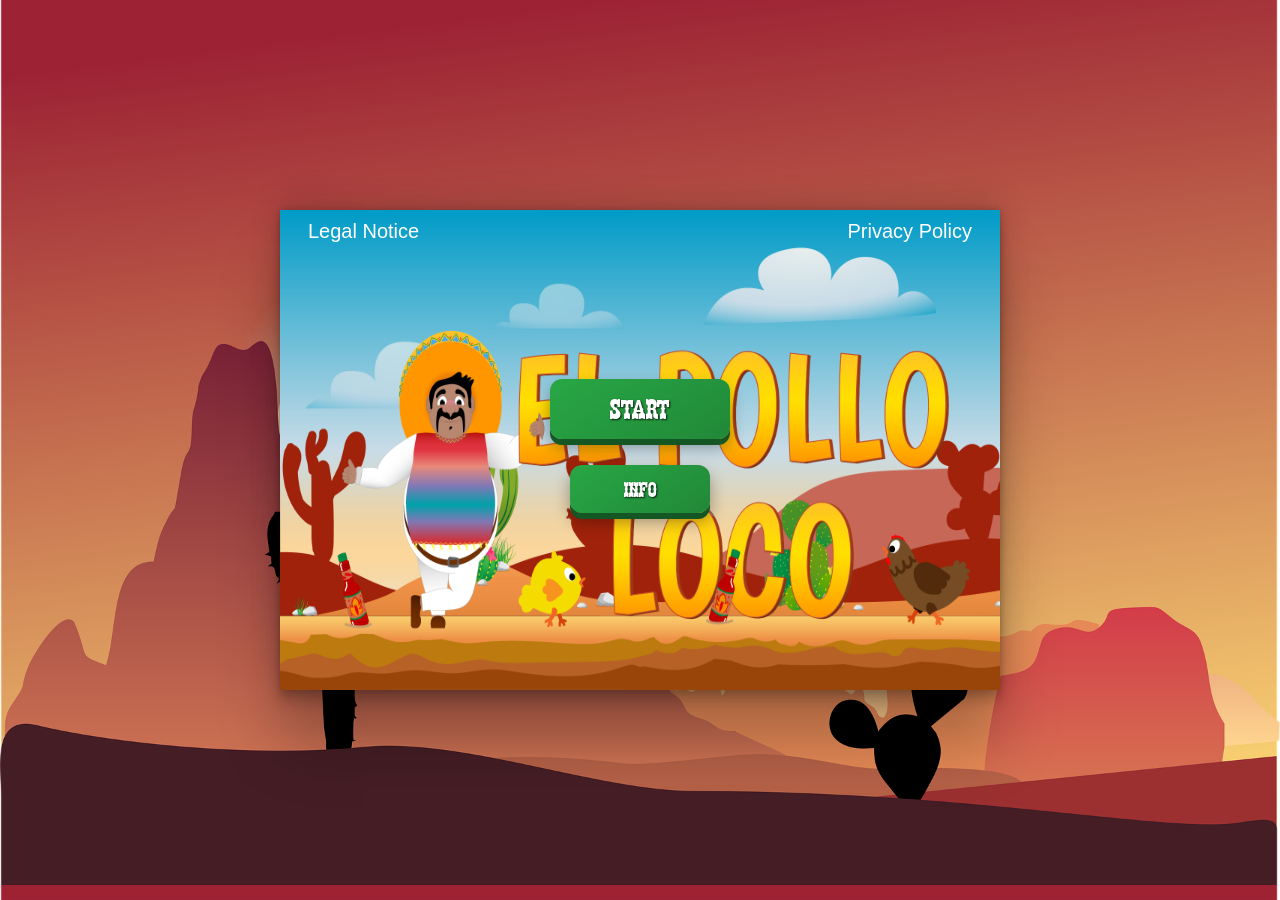
<file: index.html>
<!DOCTYPE html>
<html lang="de">

<head>
  <meta charset="UTF-8" />
  <meta name="viewport" content="width=device-width, initial-scale=1.0" />
  <link rel="icon" href="./img/2_character_pepe/1_idle/idle/I-1.png" />
  <link rel="stylesheet" href="./style.css" />
  <title>El pollo loco</title>


  <script src="./classes/sounds.class.js"></script>
  <script src="./classes/drawable-object.class.js"></script>
  <script src="./classes/movable-object.class.js"></script>
  <script src="./classes/character.class.js"></script>
  <script src="./classes/chicken.class.js"></script>
  <script src="./classes/chicken-small.class.js"></script>
  <script src="./classes/bottle.class.js"></script>
  <script src="./classes/coin.class.js"></script>
  <script src="./classes/cloud.class.js"></script>
  <script src="./classes/status-bar-bottles.class.js"></script>
  <script src="./classes/status-bar-endboss.class.js"></script>
  <script src="./classes/status-bar-coin.class.js"></script>
  <script src="./classes/status-bar.class.js"></script>
  <script src="./classes/world.class.js"></script>
  <script src="./classes/background-object.class.js"></script>
  <script src="./classes/keyboard.class.js"></script>
  <script src="./classes/level.class.js"></script>
  <script src="./classes/throwable-object.class.js"></script>
  <script src="./classes/endboss.class.js"></script>
  <script src="./levels/level1.js"></script>
  <script src="./js/game.js"></script>
</head>

<body>
  <div class="game-container">
    <canvas id="canvas" width="720" height="480"></canvas>

    <div class="overlay" style="display: none">
      <div class="panel-game">
        <div class="pannel-wrapper">
          <button onclick="restartGame()">RESTART</button>
          <button id="muteBtn" onclick="toggleMute()">MUTE - M</button>
          <button onclick="goToMenu()">X</button>
        </div>
      </div>

      <div class="panel-moving">
        <div class="pannel-wrapper">
          <button id="btnLeft"><img src="./img/arrow_left.png" alt="LEFT" /></button>
          <button id="btnRight"><img src="./img/arrow_right.png" alt="RIGHT" /></button>
        </div>
        <div class="pannel-wrapper">
          <button id="btnJump"><img src="./img/spacebar.png" alt="SPACE" /></button>
          <button id="btnThrow"><img src="./img/6_salsa_bottle/salsa_bottle.png" alt="D" />D</button>
        </div>
      </div>
    </div>

    <div id="startScreen" class="startscreen">

      <div class="startscreen-link-left"><a href="legal_notice.html">Legal Notice</a></div>
      <div class="startscreen-link-right"><a href="privacy_policy.html">Privacy Policy</a></div>


      <div class="startscreen-cta">
        <button id="btnStartGame" class="cta" onclick="startGame()">START</button>
        <a class="cta" href="info.html">INFO</a>
      </div>
    </div>

    <div id="endScreenWin" class="endscreen" style="display: none">
      <div class="endscreen-link-left"><a href="legal_notice.html">Legal Notice</a></div>
      <div class="endscreen-link-right"><a href="privacy_policy.html">Privacy Policy</a></div>
      <div><img class="endscreen-img" src="./img/9_intro_outro_screens/win/won_2.png" alt="WIN" /></div>
      <div class="endscreen-button-container">
        <button onclick="goToMenu()">BACK TO MENU</button>
        <button onclick="restartGame()">RESTART</button>
      </div>
    </div>

    <div id="endScreenLose" class="endscreen" style="display: none">
      <div class="endscreen-link-left"><a href="legal_notice.html">Legal Notice</a></div>
      <div class="endscreen-link-right"><a href="privacy_policy.html">Privacy Policy</a></div>
      <div><img class="endscreen-img" src="./img/9_intro_outro_screens/game_over/game over!.png" alt="LOSE" /></div>
      <div class="endscreen-button-container">
        <button onclick="goToMenu()">BACK TO MENU</button>
        <button onclick="restartGame()">RESTART</button>
      </div>
    </div>
  </div>

  <div id="landscapeScreen" class="landscapescreen" style="display: none">
    <h2>PLEASE ROTATE YOUR PHONE/TABLET</h2>
    <img src="./img/phone.png" alt="TURN PHONE" />
  </div>
</body>

</html>
</file>
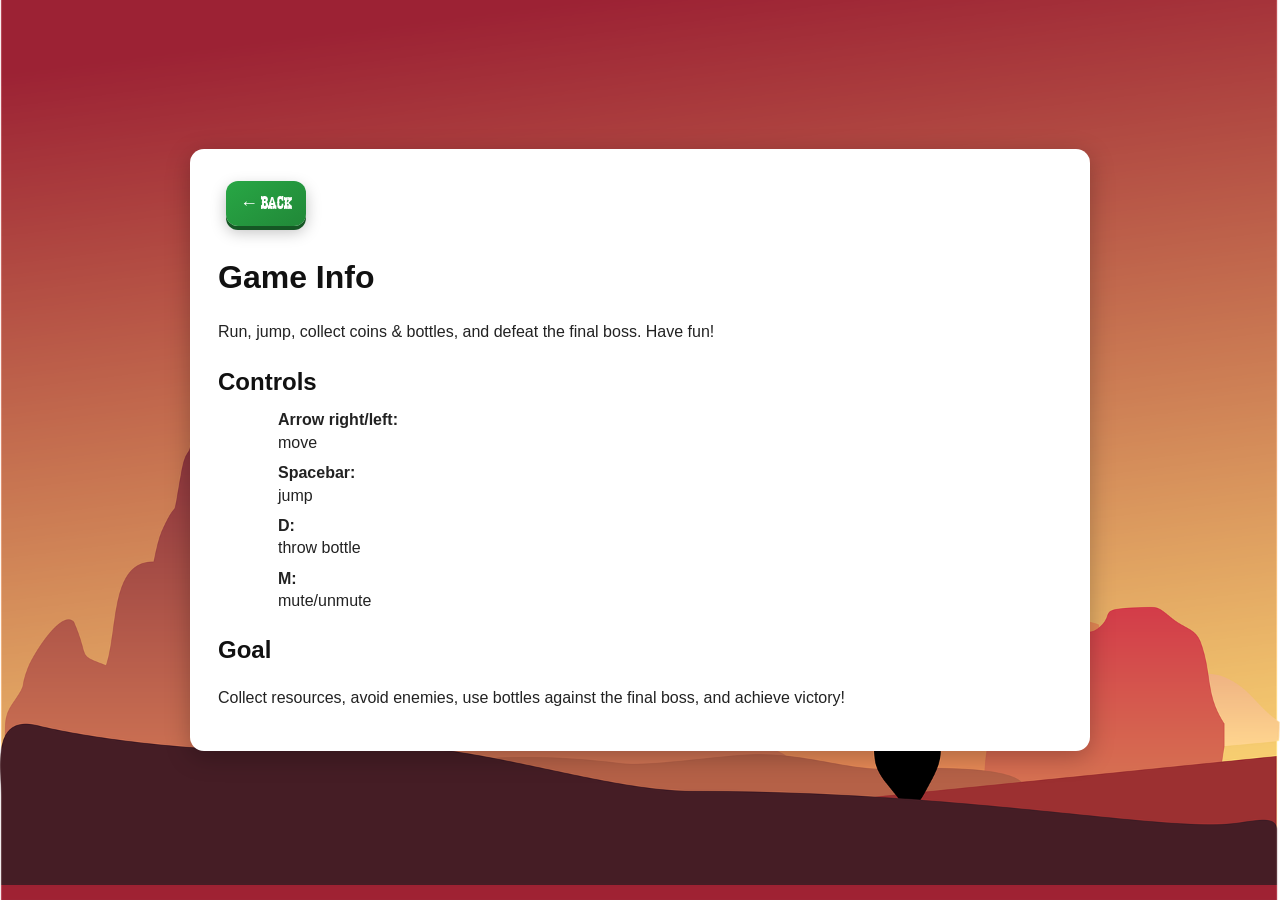
<file: info.html>
<!DOCTYPE html>
<html lang="de">
<head>
  <meta charset="UTF-8">
  <meta name="viewport" content="width=device-width, initial-scale=1.0">
  <title>Game Info</title>
  <link rel="stylesheet" href="style.css">
</head>
<body class="doc-page">
  <div class="doc-card">
    <div class="doc-topbar">
      <a href="index.html" class="doc-back">← BACK</a>
    </div>

    <h1>Game Info</h1>
    <p>Run, jump, collect coins &amp; bottles, and defeat the final boss. Have fun!</p>

    <h2>Controls</h2>
    <ul class="controls-list">
      <li>
        <strong>Arrow right/left:</strong><br>
        move
      </li>
      <li>
        <strong>Spacebar:</strong><br>
        jump
      </li>
      <li>
        <strong>D:</strong><br>
        throw bottle
      </li>
      <li>
        <strong>M:</strong><br>
        mute/unmute
      </li>
    </ul>

    <h2>Goal</h2>
    <p>
      Collect resources, avoid enemies, use bottles against the final boss, and achieve victory!
    </p>
  </div>
</body>
</html>
</file>
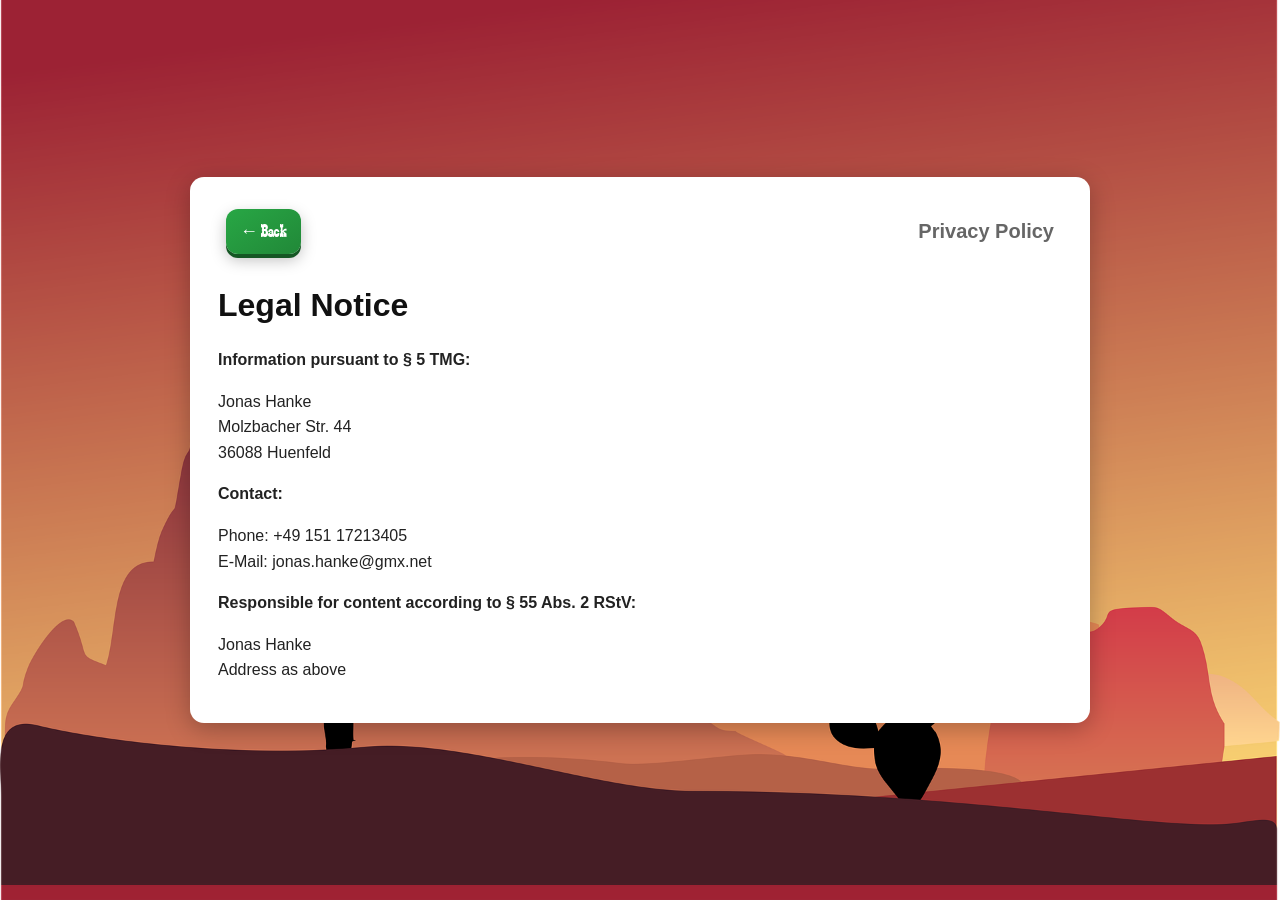
<file: legal_notice.html>
<!DOCTYPE html>
<html lang="de">
<head>
  <meta charset="UTF-8">
  <meta name="viewport" content="width=device-width, initial-scale=1.0">
  <title>Legal Notice</title>
  <link rel="stylesheet" href="style.css">
</head>
<body class="doc-page">
  <div class="doc-card">
    <div class="doc-topbar">
      <a href="index.html" class="doc-back">← Back</a>
      <a href="privacy_policy.html" class="doc-lang">Privacy Policy</a>
    </div>
    <h1>Legal Notice</h1>
    <p><strong>Information pursuant to § 5 TMG:</strong></p>
    <p>
      Jonas Hanke<br>
      Molzbacher Str. 44<br>
      36088 Huenfeld<br>
    </p>
    <p><strong>Contact:</strong></p>
    <p>
      Phone: +49 151 17213405<br>
      E-Mail: jonas.hanke@gmx.net
    </p>
    <p><strong>Responsible for content according to § 55 Abs. 2 RStV:</strong></p>
    <p>
      Jonas Hanke<br>
      Address as above
    </p>
  </div>
</body>
</html>
</file>
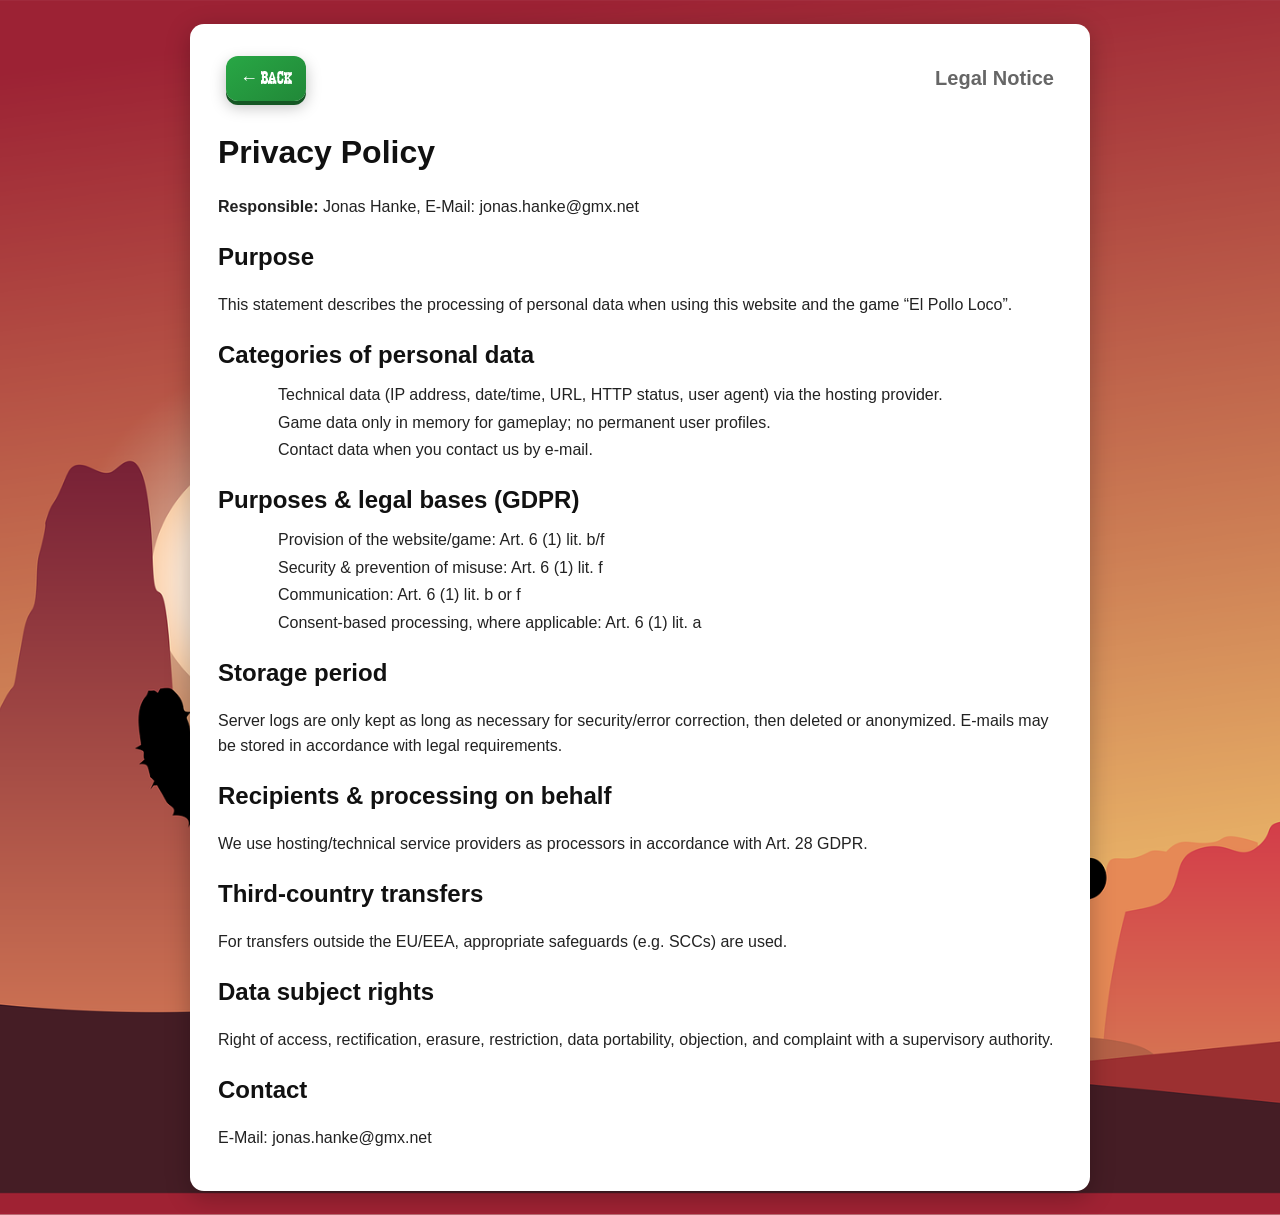
<file: privacy_policy.html>
<!DOCTYPE html>
<html lang="de">
<head>
  <meta charset="UTF-8" />
  <meta name="viewport" content="width=device-width, initial-scale=1.0" />
  <link rel="icon" href="./img/2_character_pepe/1_idle/idle/I-1.png" />
  <link rel="stylesheet" href="./style.css" />
  <title>Privacy Policy</title>
</head>
<body>
  <div class="doc-page">
    <div class="doc-card">
      <div class="doc-topbar">
        <a class="doc-back" href="index.html">← BACK</a>
        <a class="doc-lang" href="legal_notice.html">Legal Notice</a>
      </div>

      <h1>Privacy Policy</h1>
      <p><strong>Responsible:</strong> Jonas Hanke, E-Mail: jonas.hanke@gmx.net</p>

      <h2>Purpose</h2>
      <p>This statement describes the processing of personal data when using this website and the game “El Pollo Loco”.</p>

      <h2>Categories of personal data</h2>
      <ul>
        <li>Technical data (IP address, date/time, URL, HTTP status, user agent) via the hosting provider.</li>
        <li>Game data only in memory for gameplay; no permanent user profiles.</li>
        <li>Contact data when you contact us by e-mail.</li>
      </ul>

      <h2>Purposes & legal bases (GDPR)</h2>
      <ul>
        <li>Provision of the website/game: Art. 6 (1) lit. b/f</li>
        <li>Security & prevention of misuse: Art. 6 (1) lit. f</li>
        <li>Communication: Art. 6 (1) lit. b or f</li>
        <li>Consent-based processing, where applicable: Art. 6 (1) lit. a</li>
      </ul>

      <h2>Storage period</h2>
      <p>Server logs are only kept as long as necessary for security/error correction, then deleted or anonymized. E-mails may be stored in accordance with legal requirements.</p>

      <h2>Recipients & processing on behalf</h2>
      <p>We use hosting/technical service providers as processors in accordance with Art. 28 GDPR.</p>

      <h2>Third-country transfers</h2>
      <p>For transfers outside the EU/EEA, appropriate safeguards (e.g. SCCs) are used.</p>

      <h2>Data subject rights</h2>
      <p>Right of access, rectification, erasure, restriction, data portability, objection, and complaint with a supervisory authority.</p>

      <h2>Contact</h2>
      <p>E-Mail: jonas.hanke@gmx.net</p>
    </div>
  </div>
</body>
</html>
</file>
<file: style.css>
@font-face {
  font-family: "zabras";
  src: url("fonts/Zabars.ttf") format("truetype");
}


* {
  box-sizing: border-box;
}

body {
  display: flex;
  flex-direction: column;
  align-items: center;
  justify-content: center;
  min-height: 100vh;
  margin: 0;
  background-image: url("img/cactus.png");
  background-position: center;
  background-size: cover;
  font-family: "zabras", Arial, Helvetica, sans-serif;
}

button {
  cursor: pointer;
  font-family: "zabras", Arial, Helvetica, sans-serif;
  font-size: 20px;
}

a {
  margin: 8px;
  text-decoration: none;
  color: white;
  font-size: 20px;
}

a:hover {
  color: #ffde01;
}

ul {
  list-style-type: none;
}

li {
  display: flex;
  align-items: center;
  gap: 32px;
}

li img {
  height: 30px;
}

.game-container {
  position: relative;
  box-shadow:
    rgba(0, 0, 0, 0.25) 0px 54px 55px,
    rgba(0, 0, 0, 0.12) 0px -12px 30px,
    rgba(0, 0, 0, 0.12) 0px 4px 6px,
    rgba(0, 0, 0, 0.17) 0px 12px 13px,
    rgba(0, 0, 0, 0.09) 0px -3px 5px;
}

canvas {
  background-color: black;
  display: block;
}

.overlay {
  position: absolute;
  inset: 0;
  display: flex;
  flex-direction: column;
  justify-content: space-between;
}


.panel-game {
  display: flex;
  justify-content: end;
}

.panel-moving {
  display: flex;
  justify-content: space-between;
}


.panel-moving button {
  background-color: #28a745;
  border: 1px solid black;
  padding: 8px 16px;
  border-radius: 12px;
  display: flex;
  align-items: center;
  justify-content: center;
}

.panel-moving button img {
  height: 20px;
}

.pannel-wrapper {
  display: flex;
  gap: 24px;
  padding: 16px;
}


.landscapescreen {
  background-color: #ff9f00;
  position: absolute;
  inset: 0;
  display: flex;
  text-align: center;
  flex-direction: column;
  align-items: center;
  justify-content: center;
  background-image: url("img/cactus.png");
}

.landscapescreen img {
  height: 50px;
}


.startscreen {
  position: absolute;
  inset: 0;
  background-image: url("img/9_intro_outro_screens/start/startscreen_2.png");
  background-position: center;
  background-size: 720px 480px;
}


.startscreen-link-left,
.endscreen-link-left {
  position: absolute;
  top: 10px;
  left: 20px;
}

.startscreen-link-right,
.endscreen-link-right {
  position: absolute;
  top: 10px;
  right: 20px;
}


.startscreen-cta {
  position: absolute;
  top: 50%;
  left: 50%;
  transform: translate(-50%, -50%);
  display: flex;
  flex-direction: column; 
  align-items: center;
  gap: 18px;
}


.cta {
  display: inline-flex;
  align-items: center;
  justify-content: center;
  min-width: 180px;
  height: 60px;
  font-size: 28px;
  color: #fff;
  background: linear-gradient(145deg, #28a745, #218838);
  border-radius: 12px;
  border: none;
  text-shadow: 1px 1px 2px rgba(0, 0, 0, .8);
  box-shadow: 0px 6px 0px #155724, 0 8px 16px rgba(0, 0, 0, .35);
  transition: transform .15s ease, box-shadow .15s ease, background .15s ease;
  text-align: center;
  text-decoration: none;
}


.startscreen-cta .cta:last-child {
  min-width: 140px;
  height: 48px;
  font-size: 22px;
}

.cta:hover {
  background: linear-gradient(145deg, #dc3545, #c82333);
  box-shadow: 0px 6px 0px #721c24, 0 12px 24px rgba(0, 0, 0, .45);
  transform: translateY(-2px);
}

.cta:active {
  transform: translateY(0);
  box-shadow: 0px 5px 0px #721c24, 0 10px 18px rgba(0, 0, 0, .4);
}


.endscreen {
  position: absolute;
  inset: 0;
  background-image: url("img/5_background/first_half_background.png");
  background-position: center;
  background-size: 720px 480px;
  display: flex;
  flex-direction: column;
  align-items: center;
}

.endscreen-img {
  max-width: 400px;
}

.endscreen-button-container {
  position: absolute;
  bottom: 50px;
  display: flex;
  gap: 30px;
  margin-bottom: 16px;
}

.endscreen button {
  background: linear-gradient(145deg, #28a745, #218838);
  border: none;
  border-radius: 12px;
  font-size: 30px;
  padding: 12px 26px;
  color: #fff;
  text-shadow: 1px 1px 2px rgba(0, 0, 0, .7);
  box-shadow: 0px 6px 0px #155724, 0px 6px 15px rgba(0, 0, 0, .4);
  transition: background .2s ease, box-shadow .2s ease, transform .2s ease;
}

.endscreen button:hover {
  background: linear-gradient(145deg, #dc3545, #c82333);
  box-shadow: 0px 4px 0px #721c24, 0px 6px 15px rgba(0, 0, 0, .5);
}

.endscreen button:active {
  transform: translateY(1px);
  box-shadow: 0px 3px 0px #721c24, 0px 4px 10px rgba(0, 0, 0, .45);
}


.panel-game .pannel-wrapper button {
  padding: 8px 16px;
  background: linear-gradient(145deg, #28a745, #218838);
  border: none;
  border-radius: 12px;
  color: #fff;
  text-shadow: 1px 1px 2px rgba(0, 0, 0, .7);
  box-shadow: 0px 6px 0px #155724, 0px 6px 15px rgba(0, 0, 0, .4);
  transition: background .18s ease, box-shadow .18s ease, transform .18s ease;
}

.panel-game .pannel-wrapper button:hover {
  background: linear-gradient(145deg, #dc3545, #c82333);
  box-shadow: 0px 4px 0px #721c24, 0px 6px 15px rgba(0, 0, 0, .5);
}

.panel-game .pannel-wrapper button:active {
  transform: translateY(1px);
  box-shadow: 0px 3px 0px #721c24, 0px 4px 10px rgba(0, 0, 0, .45);
}


.doc-page {
  min-height: 100vh;
  display: flex;
  justify-content: center;
  align-items: center;   
  padding: 24px 12px;
}


.doc-card {
  width: min(900px, 92vw);
  background: #fff;
  color: #222;
  border-radius: 14px;
  box-shadow: 0 6px 24px rgba(0, 0, 0, .25);
  padding: 24px 28px;
  line-height: 1.6;
  font-family: Arial, Helvetica, sans-serif;
}

.doc-card h1,
.doc-card h2,
.doc-card h3 {
  color: #111;
  margin: 18px 0 8px;
}

.doc-topbar {
  display: flex;
  align-items: center;
  justify-content: space-between;
  gap: 12px;
  margin-bottom: 14px;
}

.doc-back {
  background: linear-gradient(145deg, #28a745, #218838);
  color: #fff;
  border: none;
  border-radius: 12px;
  padding: 8px 14px;
  font-family: "zabras", Arial, Helvetica, sans-serif;
  font-size: 18px;
  text-decoration: none;
  box-shadow: 0 4px 0 #155724, 0 6px 15px rgba(0, 0, 0, .25);
  display: inline-flex;
  align-items: center;
  gap: 8px;
}

.doc-back:hover {
  background: linear-gradient(145deg, #dc3545, #c82333);
  box-shadow: 0 3px 0 #721c24, 0 6px 15px rgba(0, 0, 0, .35);
}

.doc-lang {
  color: #666;
  text-decoration: none;
  font-weight: 600;
}

.doc-lang:hover {
  color: #333;
}

.doc-card ul {
  margin: 6px 0 12px 20px;
}

.doc-card li {
  margin: 2px 0;
}


.startscreen-link-left a,
.startscreen-link-right a,
.endscreen-link-left a,
.endscreen-link-right a {
  font-family: Helvetica, Arial, sans-serif;
}

.controls-list li {
  display: block;
  margin: 8px 0;
  line-height: 1.4;
}

#endScreenLose .endscreen-img {
  max-width: 800px; 
}


@media only screen and (max-width: 720px) {

  canvas,
  .landscapescreen,
  .startscreen,
  .endscreen {
    width: 100%;
  }

  .cta {
    width: 260px;
    height: 74px;
    font-size: 30px;
  }

  .startscreen-cta .cta:last-child {
    width: 200px;
    height: 60px;
    font-size: 26px;
  }
}

@media only screen and (max-height: 480px) {
  canvas {
    height: 100vh;
  }
}


.panel-moving {
  display: none;
}

@media (max-width: 1200px) {
  .panel-moving {
    display: flex;
  }
}
</file>
